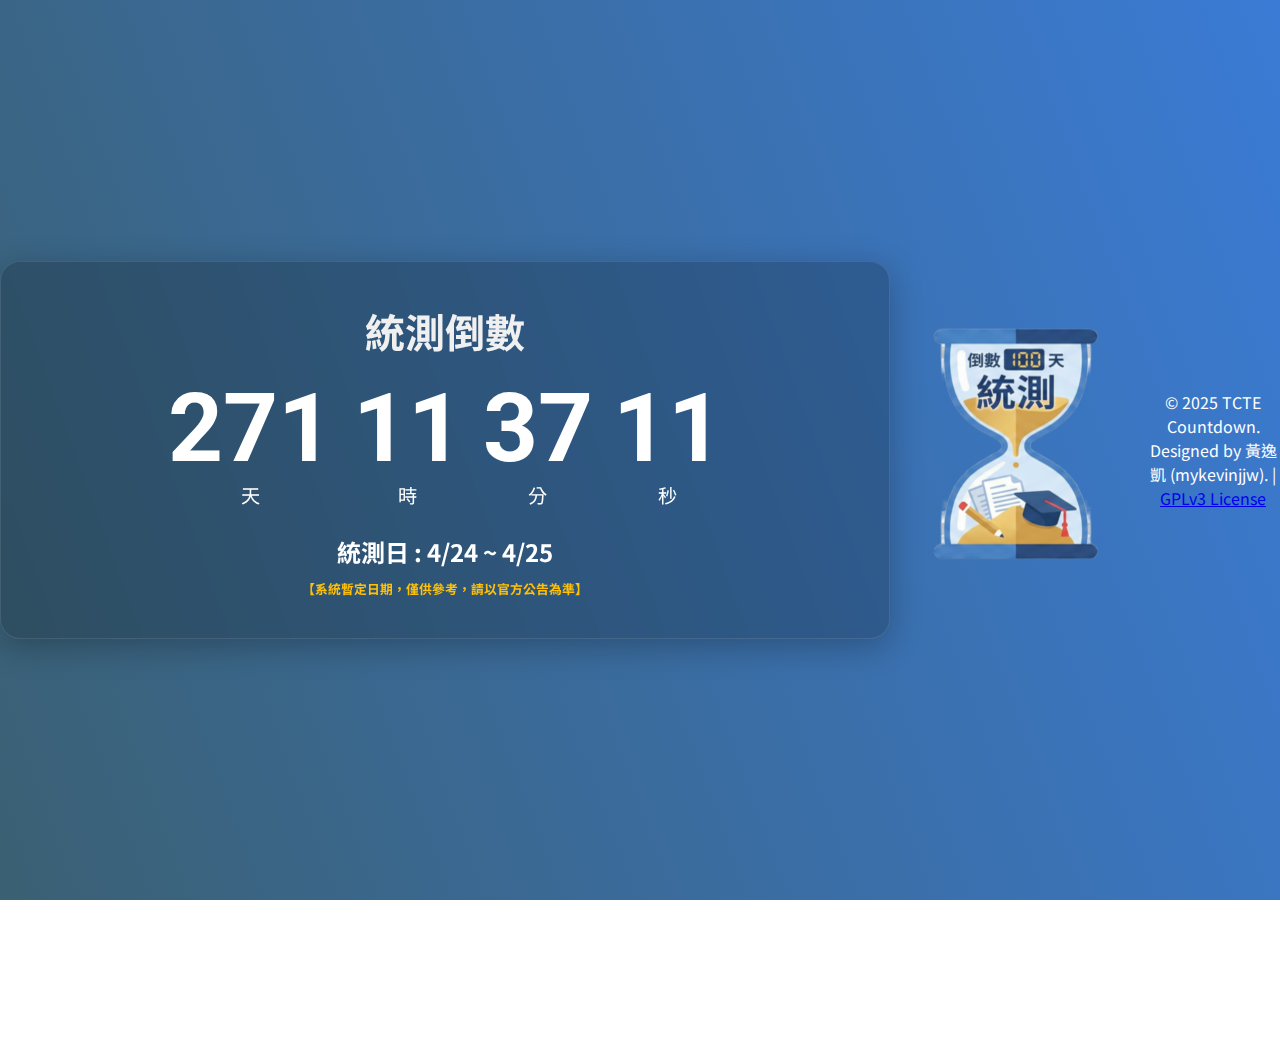
<file: index.html>
﻿<!--
    TCTE Countdown  Copyright (C) 2025  mykevinjjw

    This program is free software: you can redistribute it and/or modify
    it under the terms of the GNU General Public License as published by
    the Free Software Foundation, either version 3 of the License, or
    (at your option) any later version.

    This program is distributed in the hope that it will be useful,
    but WITHOUT ANY WARRANTY; without even the implied warranty of
    MERCHANTABILITY or FITNESS FOR A PARTICULAR PURPOSE.  See the
    GNU General Public License for more details.

    You should have received a copy of the GNU General Public License
    along with this program.  If not, see <https://www.gnu.org/licenses/>.
-->
<!DOCTYPE html>
<html lang="zh_TW">

<head>
    <meta charset="UTF-8">
    <meta name="viewport" content="width=device-width, initial-scale=1.0">
    <title>統測倒數</title>
    <link rel="icon" type="image/x-icon" href="assets/images/icon.ico">
    <link rel="stylesheet" href="assets/css/main.css">
    <link rel="preconnect" href="https://fonts.googleapis.com">
    <link rel="preconnect" href="https://fonts.gstatic.com" crossorigin>
    <link href="https://fonts.googleapis.com/css2?family=Noto+Sans+TC:wght@400;700&family=Roboto:wght@700&display=swap"
        rel="stylesheet">
</head>

<body>
    <div class="container">
        <ul class="bubble">
            <li></li>
            <li></li>
            <li></li>
            <li></li>
            <li></li>
            <li></li>
            <li></li>
            <li></li>
        </ul>
        <div class="content">
            <h1 id="title">統測倒數</h1>
            <div id="countdown" class="countdown-container">
                <div class="countdown-item">
                    <span id="countdown-days" class="countdown-number">0</span>
                    <span class="countdown-label">天</span>
                </div>
                <div class="countdown-item">
                    <span id="countdown-hours" class="countdown-number">00</span>
                    <span class="countdown-label">時</span>
                </div>
                <div class="countdown-item">
                    <span id="countdown-minutes" class="countdown-number">00</span>
                    <span class="countdown-label">分</span>
                </div>
                <div class="countdown-item">
                    <span id="countdown-seconds" class="countdown-number">00</span>
                    <span class="countdown-label">秒</span>
                </div>
            </div>
            <div id="exam-date" class="exam-date-text">
                統測日 : ...
            </div>
        </div>
    </div>
    <a href="https://github.com/mykevinjjw/tcte" target="_blank" class="github-icon" title="View on GitHub">
        <img src="assets/images/icon.ico" alt="GitHub">
    </a>
    <div id="announcement-board" class="announcement-board" style="display: none;">
        <!-- Announcement content goes here -->
    </div>
    <footer class="footer">
        <p>&copy; 2025 TCTE Countdown. Designed by 黃逸凱 (mykevinjjw). | <a href="LICENSE" target="_blank">GPLv3
                License</a></p>
    </footer>
    <script src="https://code.jquery.com/jquery-3.6.2.min.js"></script>
    <script src="assets/js/main.js"></script>
</body>

</html>
</file>
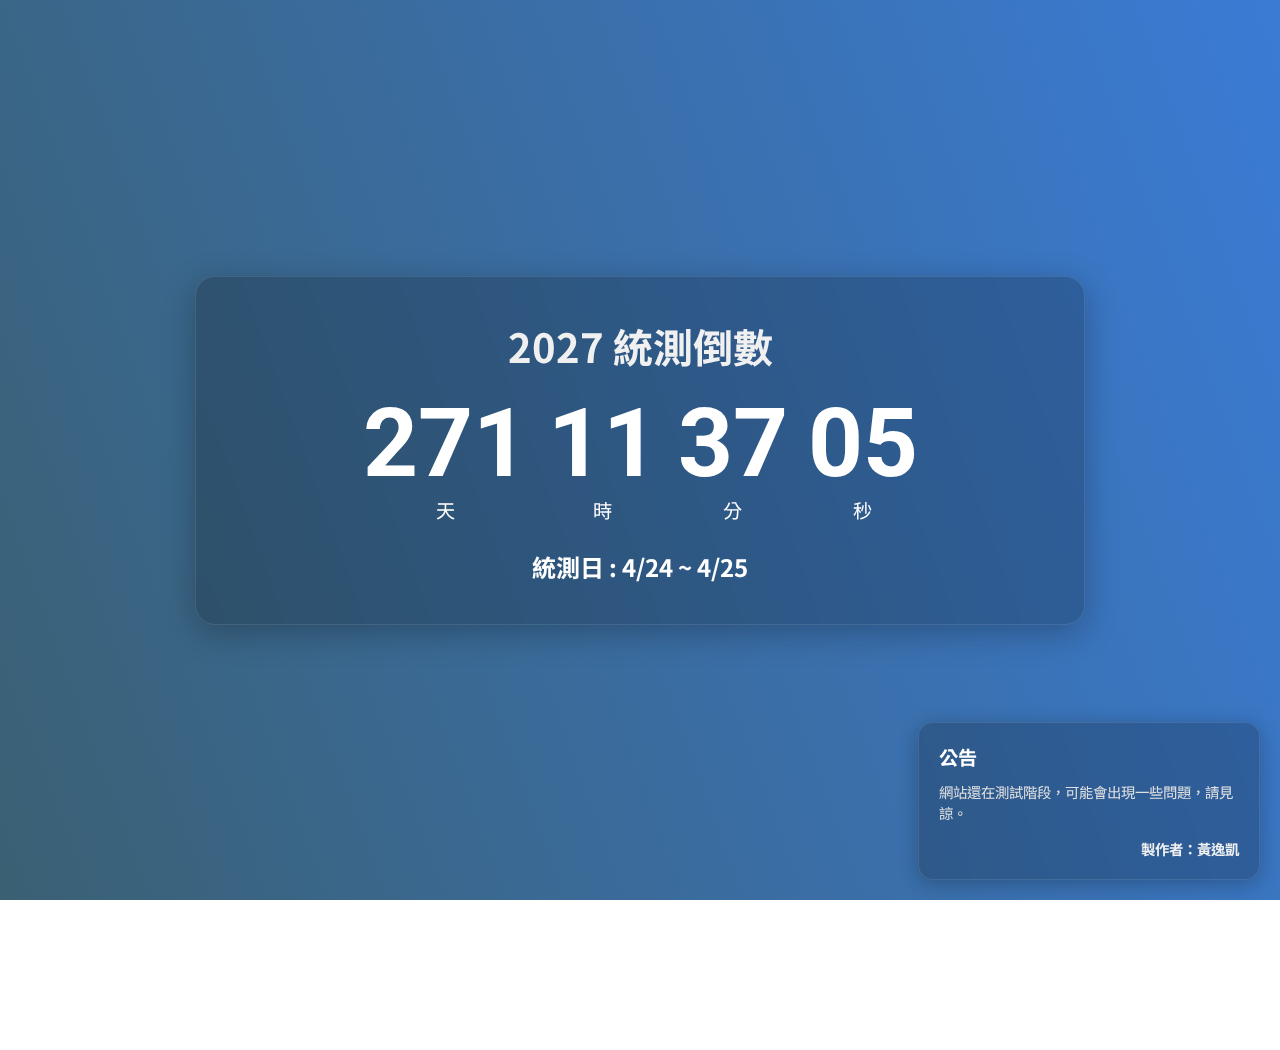
<file: test_funation_0_0_2/index.html>
<!--
    TCTE Countdown  Copyright (C) 2025  mykevinjjw

    This program is free software: you can redistribute it and/or modify
    it under the terms of the GNU General Public License as published by
    the Free Software Foundation, either version 3 of the License, or
    (at your option) any later version.

    This program is distributed in the hope that it will be useful,
    but WITHOUT ANY WARRANTY; without even the implied warranty of
    MERCHANTABILITY or FITNESS FOR A PARTICULAR PURPOSE.  See the
    GNU General Public License for more details.

    You should have received a copy of the GNU General Public License
    along with this program.  If not, see <https://www.gnu.org/licenses/>.
-->
<!DOCTYPE html>
<html lang="zh_TW">

<head>
    <meta charset="UTF-8">
    <meta name="viewport" content="width=device-width, initial-scale=1.0">
    <title>統測倒數</title>
    <link rel="icon" type="image/x-icon" href="ico/OIG4.ico">
    <link rel="stylesheet" href="css/main.css">
    <link rel="preconnect" href="https://fonts.googleapis.com">
    <link rel="preconnect" href="https://fonts.gstatic.com" crossorigin>
    <link href="https://fonts.googleapis.com/css2?family=Noto+Sans+TC:wght@400;700&family=Roboto:wght@700&display=swap"
        rel="stylesheet">
</head>

<body>
    <div class="container">
        <ul class="bubble">
            <li></li>
            <li></li>
            <li></li>
            <li></li>
            <li></li>
            <li></li>
            <li></li>
            <li></li>
        </ul>
        <div class="content">
            <h1 id="title">統測倒數</h1>
            <div id="countdown" class="countdown-container">
                <div class="countdown-item">
                    <span id="countdown-days" class="countdown-number">0</span>
                    <span class="countdown-label">天</span>
                </div>
                <div class="countdown-item">
                    <span id="countdown-hours" class="countdown-number">00</span>
                    <span class="countdown-label">時</span>
                </div>
                <div class="countdown-item">
                    <span id="countdown-minutes" class="countdown-number">00</span>
                    <span class="countdown-label">分</span>
                </div>
                <div class="countdown-item">
                    <span id="countdown-seconds" class="countdown-number">00</span>
                    <span class="countdown-label">秒</span>
                </div>
            </div>
            <div id="exam-date" class="exam-date-text">
                統測日 : ...
            </div>
        </div>
    </div>
    <div id="announcement-board" class="announcement-board">
        <h2 class="announcement-title">公告</h2>
        <p class="announcement-text">網站還在測試階段，可能會出現一些問題，請見諒。</p>
        <p class="author-signature">製作者：黃逸凱</p>
    </div>
    <script src="https://code.jquery.com/jquery-3.6.2.min.js"></script>
    <script src="js/main.js"></script>
</body>

</html>
</file>
<file: assets/css/main.css>
/* General Setup */
html, body {
    height: 100%;
    margin: 0;
    padding: 0;
    font-family: 'Noto Sans TC', sans-serif;
    overflow: hidden;
}

body {
    background: linear-gradient(250deg, #3a7bd5, #3a6073);
    display: flex;
    justify-content: center;
    align-items: center;
    color: #ffffff;
    text-align: center;
}

/* Main Container */
.container {
    position: relative;
    width: 100%;
    height: 100%;
    display: flex;
    justify-content: center;
    align-items: center;
}

/* Glassmorphism Content Box */
.content {
    background: rgba(0, 0, 0, 0.2);
    border-radius: 20px;
    padding: 40px 60px;
    backdrop-filter: blur(10px);
    border: 1px solid rgba(255, 255, 255, 0.1);
    box-shadow: 0 8px 32px 0 rgba(0, 0, 0, 0.25);
    z-index: 1;
    transition: all 0.3s ease;
    min-width: 60vw;
}

/* Typography */
#title {
    font-size: 2.5rem;
    font-weight: 700;
    margin: 0 0 20px 0;
    color: #f0f0f0;
    transition: font-size 0.3s ease;
}

/* Countdown Container */
.countdown-container {
    display: flex;
    justify-content: center;
    align-items: baseline;
    gap: 20px;
}

.countdown-item {
    display: flex;
    flex-direction: column;
    align-items: center;
}

.countdown-number {
    font-family: 'Roboto', sans-serif;
    font-size: clamp(3rem, 12vw, 6rem);
    font-weight: 700;
    line-height: 1;
}

.countdown-label {
    font-size: 1.2rem;
    font-weight: 400;
    margin-top: 5px;
}

/* Final Text Styling */
.final-text {
    font-family: 'Noto Sans TC', sans-serif;
    font-size: 2.5rem;
    line-height: 1.4;
    display: flex;
    flex-direction: column;
}

.exam-date-text {
    font-size: 1.5rem;
    margin-top: 25px;
    color: #ffffff;
    font-weight: 700;
    transition: font-size 0.3s ease;
}

/* Bubble Animation */
.bubble {
    position: absolute;
    top: 0;
    left: 0;
    width: 100%;
    height: 100%;
    margin: 0;
    padding: 0;
    z-index: 0;
}

.bubble li {
    position: absolute;
    list-style: none;
    display: block;
    background: rgba(255, 255, 255, 0.15);
    bottom: -150px;
    animation: bubble-ani 25s linear infinite;
    border-radius: 50%;
}

@keyframes bubble-ani {
    0% { transform: translateY(0); opacity: 1; }
    100% { transform: translateY(-120vh); opacity: 0; }
}

.bubble li:nth-child(1) { width: 80px; height: 80px; left: 10%; animation-delay: 0s; }
.bubble li:nth-child(2) { width: 20px; height: 20px; left: 20%; animation-delay: 2s; animation-duration: 12s; }
.bubble li:nth-child(3) { width: 50px; height: 50px; left: 25%; animation-delay: 4s; }
.bubble li:nth-child(4) { width: 60px; height: 60px; left: 40%; animation-delay: 0s; animation-duration: 18s; }
.bubble li:nth-child(5) { width: 20px; height: 20px; left: 55%; animation-delay: 0s; }
.bubble li:nth-child(6) { width: 110px; height: 110px; left: 65%; animation-delay: 0s; }
.bubble li:nth-child(7) { width: 40px; height: 40px; left: 80%; animation-delay: 1s; animation-duration: 20s; }
.bubble li:nth-child(8) { width: 30px; height: 30px; left: 90%; animation-delay: 3s; }

/* Announcement Board */
.announcement-board {
    background: rgba(0, 0, 0, 0.2);
    border: 1px solid rgba(255, 255, 255, 0.1);
    box-shadow: 0 4px 20px rgba(0, 0, 0, 0.25);
    position: fixed;
    bottom: 20px;
    right: 20px;
    width: 300px;
    backdrop-filter: blur(10px);
    border-radius: 15px;
    padding: 20px;
    z-index: 100;
    text-align: left;
    transition: transform 0.4s ease-out, opacity 0.4s ease-out;
}

.announcement-board.hidden {
    transform: translateY(20px);
    opacity: 0;
    pointer-events: none;
}

.announcement-title {
    font-size: 1.2rem;
    font-weight: 700;
    margin: 0 0 10px 0;
    color: #ffffff;
}

.announcement-text {
    font-size: 0.9rem;
    margin: 0 0 15px 0;
    color: #e0e0e0;
}

.author-signature {
    font-size: 0.9rem;
    font-weight: bold;
    text-align: right;
    color: #f0f0f0;
    margin: 0;
}

/* Responsive Design */
@media (max-width: 768px) {
    .content {
        padding: 30px 25px;
        width: 85%;
        min-width: 85vw;
    }

    #title {
        font-size: 1.8rem;
        margin-bottom: 15px;
    }

    .countdown-container {
        gap: 10px;
    }

    .countdown-number {
        font-size: clamp(2rem, 10vw, 4rem);
    }

    .countdown-label {
        font-size: 0.8rem;
    }

    .final-text {
        font-size: 1.8rem;
    }

    .exam-date-text {
        font-size: 1rem;
        margin-top: 20px;
    }

    .announcement-board {
        width: 90%;
        max-width: 400px;
        bottom: 20px;
        left: 50%;
        transform: translateX(-50%);
        right: auto;
    }
}
</file>
<file: test_funation_0_0_2/css/main.css>
/*
    TCTE Countdown  Copyright (C) 2025  mykevinjjw

    This program is free software: you can redistribute it and/or modify
    it under the terms of the GNU General Public License as published by
    the Free Software Foundation, either version 3 of the License, or
    (at your option) any later version.

    This program is distributed in the hope that it will be useful,
    but WITHOUT ANY WARRANTY; without even the implied warranty of
    MERCHANTABILITY or FITNESS FOR A PARTICULAR PURPOSE.  See the
    GNU General Public License for more details.

    You should have received a copy of the GNU General Public License
    along with this program.  If not, see <https://www.gnu.org/licenses/>.
*/
/* General Setup */
html,
body {
    height: 100%;
    margin: 0;
    padding: 0;
    font-family: 'Noto Sans TC', sans-serif;
    overflow: hidden;
}

body {
    background: linear-gradient(250deg, #3a7bd5, #3a6073);
    display: flex;
    justify-content: center;
    align-items: center;
    color: #ffffff;
    text-align: center;
}

/* Main Container */
.container {
    position: relative;
    width: 100%;
    height: 100%;
    display: flex;
    justify-content: center;
    align-items: center;
}

/* Glassmorphism Content Box */
.content {
    background: rgba(0, 0, 0, 0.2);
    border-radius: 20px;
    padding: 40px 60px;
    backdrop-filter: blur(10px);
    border: 1px solid rgba(255, 255, 255, 0.1);
    box-shadow: 0 8px 32px 0 rgba(0, 0, 0, 0.25);
    z-index: 1;
    transition: all 0.3s ease;
    min-width: 60vw;
}

/* Typography */
#title {
    font-size: 2.5rem;
    font-weight: 700;
    margin: 0 0 20px 0;
    color: #f0f0f0;
    transition: font-size 0.3s ease;
}

/* Countdown Container */
.countdown-container {
    display: flex;
    justify-content: center;
    align-items: baseline;
    gap: 20px;
}

.countdown-item {
    display: flex;
    flex-direction: column;
    align-items: center;
}

.countdown-number {
    font-family: 'Roboto', sans-serif;
    font-size: clamp(3rem, 12vw, 6rem);
    font-weight: 700;
    line-height: 1;
}

.countdown-label {
    font-size: 1.2rem;
    font-weight: 400;
    margin-top: 5px;
}

/* Final Text Styling */
.final-text {
    font-family: 'Noto Sans TC', sans-serif;
    font-size: 2.5rem;
    line-height: 1.4;
    display: flex;
    flex-direction: column;
}

.exam-date-text {
    font-size: 1.5rem;
    margin-top: 25px;
    color: #ffffff;
    font-weight: 700;
    transition: font-size 0.3s ease;
}

/* Bubble Animation */
.bubble {
    position: absolute;
    top: 0;
    left: 0;
    width: 100%;
    height: 100%;
    margin: 0;
    padding: 0;
    z-index: 0;
}

.bubble li {
    position: absolute;
    list-style: none;
    display: block;
    background: rgba(255, 255, 255, 0.15);
    bottom: -150px;
    animation: bubble-ani 25s linear infinite;
    border-radius: 50%;
}

@keyframes bubble-ani {
    0% {
        transform: translateY(0);
        opacity: 1;
    }

    100% {
        transform: translateY(-120vh);
        opacity: 0;
    }
}

.bubble li:nth-child(1) {
    width: 80px;
    height: 80px;
    left: 10%;
    animation-delay: 0s;
}

.bubble li:nth-child(2) {
    width: 20px;
    height: 20px;
    left: 20%;
    animation-delay: 2s;
    animation-duration: 12s;
}

.bubble li:nth-child(3) {
    width: 50px;
    height: 50px;
    left: 25%;
    animation-delay: 4s;
}

.bubble li:nth-child(4) {
    width: 60px;
    height: 60px;
    left: 40%;
    animation-delay: 0s;
    animation-duration: 18s;
}

.bubble li:nth-child(5) {
    width: 20px;
    height: 20px;
    left: 55%;
    animation-delay: 0s;
}

.bubble li:nth-child(6) {
    width: 110px;
    height: 110px;
    left: 65%;
    animation-delay: 0s;
}

.bubble li:nth-child(7) {
    width: 40px;
    height: 40px;
    left: 80%;
    animation-delay: 1s;
    animation-duration: 20s;
}

.bubble li:nth-child(8) {
    width: 30px;
    height: 30px;
    left: 90%;
    animation-delay: 3s;
}

/* Announcement Board */
.announcement-board {
    background: rgba(0, 0, 0, 0.2);
    border: 1px solid rgba(255, 255, 255, 0.1);
    box-shadow: 0 4px 20px rgba(0, 0, 0, 0.25);
    position: fixed;
    bottom: 20px;
    right: 20px;
    width: 300px;
    backdrop-filter: blur(10px);
    border-radius: 15px;
    padding: 20px;
    z-index: 100;
    text-align: left;
    transition: transform 0.4s ease-out, opacity 0.4s ease-out;
}

.announcement-board.hidden {
    transform: translateY(20px);
    opacity: 0;
    pointer-events: none;
}

.announcement-title {
    font-size: 1.2rem;
    font-weight: 700;
    margin: 0 0 10px 0;
    color: #ffffff;
}

.announcement-text {
    font-size: 0.9rem;
    margin: 0 0 15px 0;
    color: #e0e0e0;
}

.author-signature {
    font-size: 0.9rem;
    font-weight: bold;
    text-align: right;
    color: #f0f0f0;
    margin: 0;
}

/* Responsive Design */
@media (max-width: 768px) {
    .content {
        padding: 30px 25px;
        width: 85%;
        min-width: 85vw;
    }

    #title {
        font-size: 1.8rem;
        margin-bottom: 15px;
    }

    .countdown-container {
        gap: 10px;
    }

    .countdown-number {
        font-size: clamp(2rem, 10vw, 4rem);
    }

    .countdown-label {
        font-size: 0.8rem;
    }

    .final-text {
        font-size: 1.8rem;
    }

    .exam-date-text {
        font-size: 1rem;
        margin-top: 20px;
    }

    .announcement-board {
        width: 90%;
        max-width: 400px;
        bottom: 20px;
        left: 50%;
        transform: translateX(-50%);
        right: auto;
    }
}
</file>
